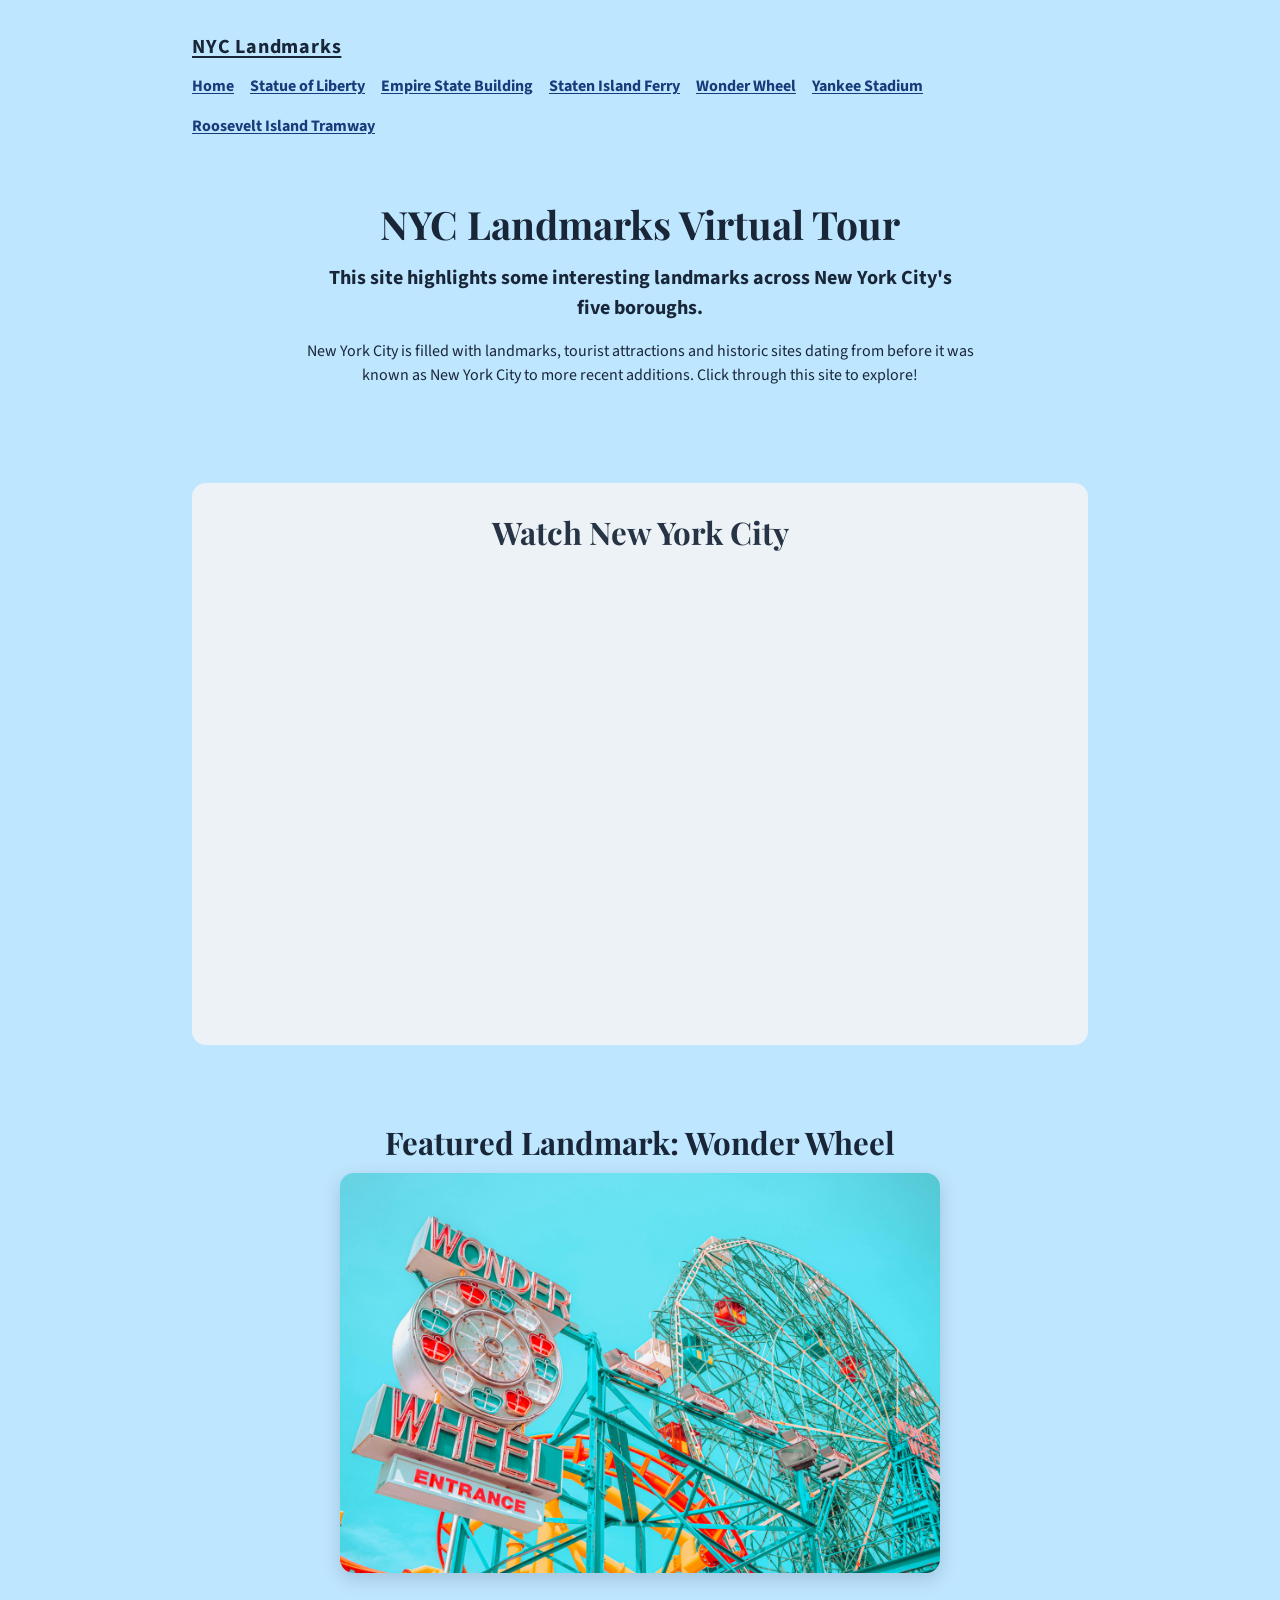
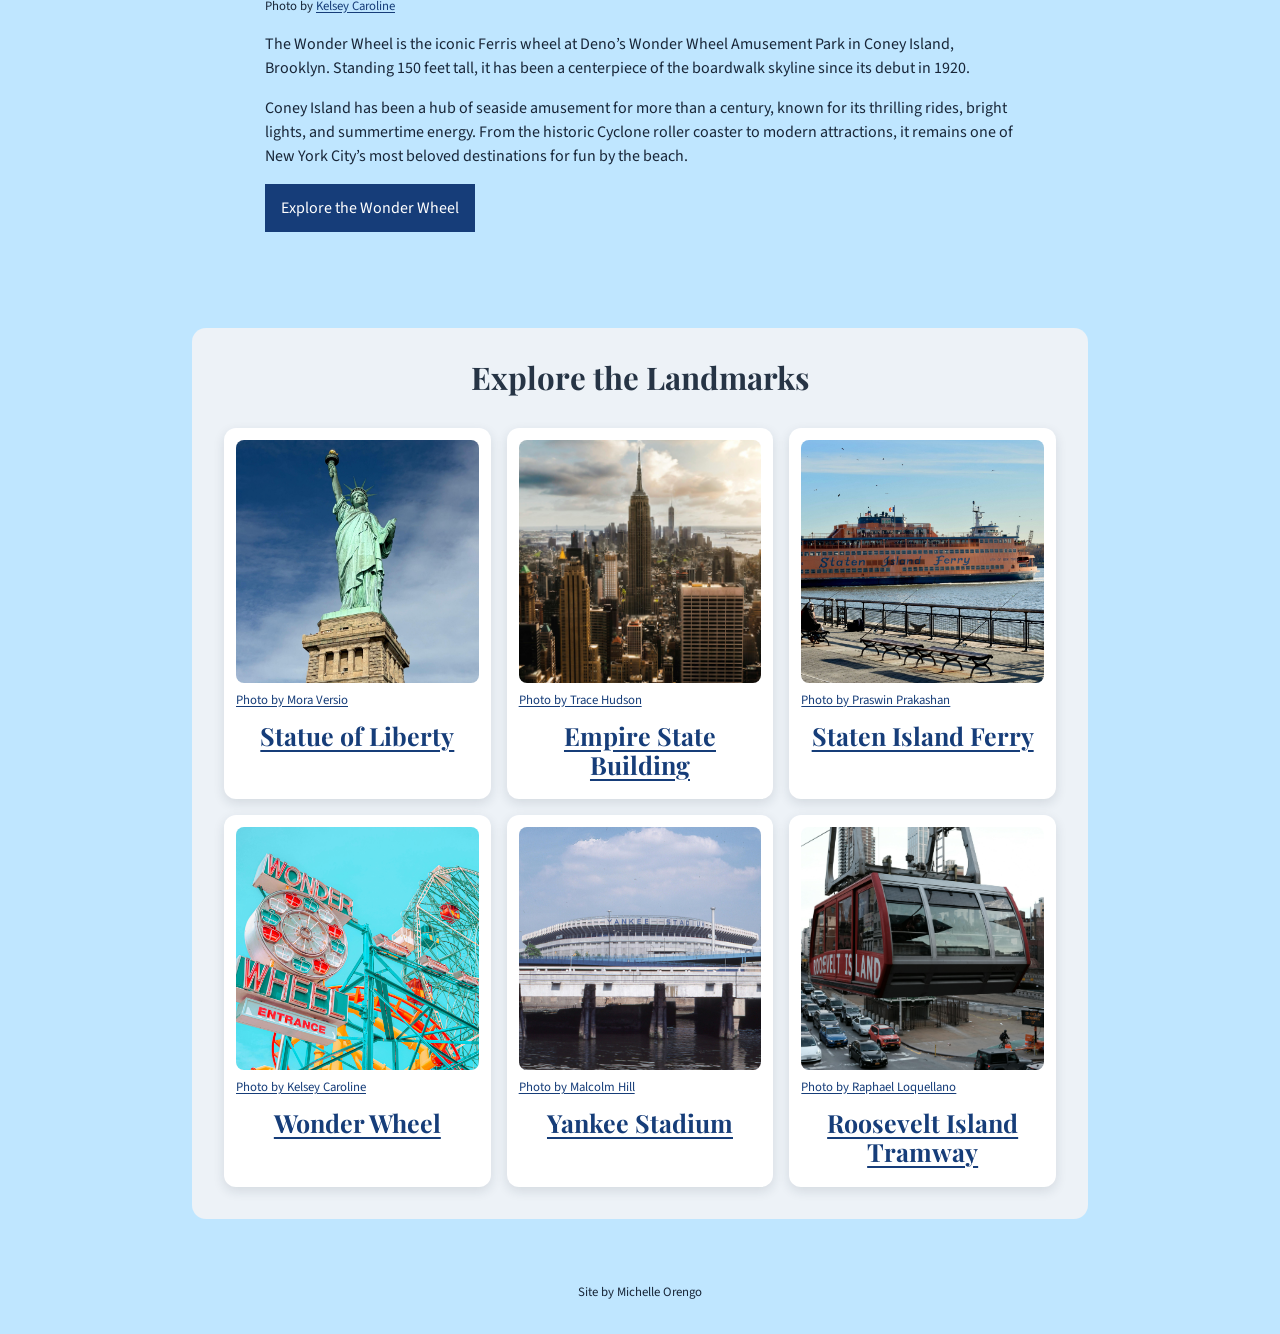
<file: index.html>
<!DOCTYPE html>
<html lang="en">
<head>
    <meta charset="UTF-8">
    <meta name="viewport" content="width=device-width, initial-scale=1.0">
    <meta name="description" content="Explore six famous New York City landmarks through this virtual tour.">
    <title>NYC Landmarks Virtual Tour</title>
    <link rel="stylesheet" href="tokens.css">
    <link rel="stylesheet" href="style.css">
</head>

<body>

    <header>
        <a class="site-title" href="index.html">NYC Landmarks</a>

        <nav class="site-nav" aria-label="Main navigation">
            <ul>
                <li><a href="index.html" aria-current="page">Home</a></li>
                <li><a href="landmark-liberty.html">Statue of Liberty</a></li>
                <li><a href="landmark-empire.html">Empire State Building</a></li>
                <li><a href="landmark-ferry.html">Staten Island Ferry</a></li>
                <li><a href="landmark-wonder.html">Wonder Wheel</a></li>
                <li><a href="landmark-yankee.html">Yankee Stadium</a></li>
                <li><a href="landmark-tram.html">Roosevelt Island Tramway</a></li>
            </ul>
        </nav>
    </header>

    <main>

        <!-- Introduction -->
        <section class="introduction">
            <h1>NYC Landmarks Virtual Tour</h1>

            <p class="intro">
                This site highlights some interesting landmarks across New York City's five boroughs.
            </p>

            <p>
                New York City is filled with landmarks, tourist attractions and historic sites dating from before it was known as New York City to more recent additions. Click through this site to explore!
            </p>
        </section>

        <!-- Introduction Video -->
        <section class="intro-video">
            <h2>Watch New York City</h2>

            <div class="videoWrapper">
                <iframe
                    src="https://www.youtube.com/embed/_xkg7pNSp9M"
                    title="New York City video"
                    allow="accelerometer; autoplay; clipboard-write; encrypted-media; gyroscope; picture-in-picture; web-share"
                    referrerpolicy="strict-origin-when-cross-origin"
                    allowfullscreen>
                </iframe>
            </div>
        </section>

        <!-- Featured Landmark -->
        <section class="featured-landmark" id="featured">
            <h2>Featured Landmark: Wonder Wheel</h2>

            <picture>
                <source
                    media="(max-width: 644px)"
                    srcset="images/square/wonderwheel_square.jpeg">

                <source
                    media="(min-width: 645px)"
                    srcset="images/pexels-kelsey-caroline-774981359-19122990.jpg">

                <img
                    src="images/pexels-kelsey-caroline-774981359-19122990.jpg"
                    alt="Wonder Wheel Ferris wheel at Coney Island">
            </picture>

            <p class="image-credit">
                Photo by
                <a href="https://www.pexels.com/photo/ferris-wheel-in-amusement-park-19122990/" target="_blank" rel="noopener">
                    Kelsey Caroline
                </a>
            </p>

            <p>
                The Wonder Wheel is the iconic Ferris wheel at Deno’s Wonder Wheel Amusement Park in Coney Island, Brooklyn. Standing 150 feet tall, it has been a centerpiece of the boardwalk skyline since its debut in 1920.
            </p>

            <p>
                Coney Island has been a hub of seaside amusement for more than a century, known for its thrilling rides, bright lights, and summertime energy. From the historic Cyclone roller coaster to modern attractions, it remains one of New York City’s most beloved destinations for fun by the beach.
            </p>

            <p>
                <a class="button" href="landmark-wonder.html">
                    Explore the Wonder Wheel
                </a>
            </p>
        </section>

        <!-- Landmark Cards -->
        <section class="landmarks" id="landmarks">
            <h2>Explore the Landmarks</h2>

            <div class="landmarks-grid">

                <article class="landmark">
                    <figure>
                        <a href="landmark-liberty.html">
                            <img
                                src="images/square/statofliberty_square.jpeg"
                                alt="Statue of Liberty from below looking up at it"
                                loading="lazy">
                        </a>
                        <figcaption>
                            <a href="https://www.pexels.com/photo/statue-of-liberty-in-new-york-city-usa-34091093/" target="_blank" rel="noopener">
                                Photo by Mora Versio
                            </a>
                        </figcaption>
                    </figure>
                    <h3><a href="landmark-liberty.html">Statue of Liberty</a></h3>
                </article>

                <article class="landmark">
                    <figure>
                        <a href="landmark-empire.html">
                            <img
                                src="images/square/empirestate_square.jpeg"
                                alt="Empire State Building with lower Manhattan in the background"
                                loading="lazy">
                        </a>
                        <figcaption>
                            <a href="https://www.pexels.com/photo/empire-state-building-2424391/" target="_blank" rel="noopener">
                                Photo by Trace Hudson
                            </a>
                        </figcaption>
                    </figure>
                    <h3><a href="landmark-empire.html">Empire State Building</a></h3>
                </article>

                <article class="landmark">
                    <figure>
                        <a href="landmark-ferry.html">
                            <img
                                src="images/square/siferry_square.jpeg"
                                alt="Staten Island Ferry pulling into the dock"
                                loading="lazy">
                        </a>
                        <figcaption>
                            <a href="https://unsplash.com/photos/a-large-ferry-boat-in-a-body-of-water-YOCN1a1m_dg" target="_blank" rel="noopener">
                                Photo by Praswin Prakashan
                            </a>
                        </figcaption>
                    </figure>
                    <h3><a href="landmark-ferry.html">Staten Island Ferry</a></h3>
                </article>

                <article class="landmark">
                    <figure>
                        <a href="landmark-wonder.html">
                            <img
                                src="images/square/wonderwheel_square.jpeg"
                                alt="Wonder Wheel Ferris wheel at Coney Island"
                                loading="lazy">
                        </a>
                        <figcaption>
                            <a href="https://www.pexels.com/photo/ferris-wheel-in-amusement-park-19122990/" target="_blank" rel="noopener">
                                Photo by Kelsey Caroline
                            </a>
                        </figcaption>
                    </figure>
                    <h3><a href="landmark-wonder.html">Wonder Wheel</a></h3>
                </article>

                <article class="landmark">
                    <figure>
                        <a href="landmark-yankee.html">
                            <img
                                src="images/square/yankeestadium_square.jpeg"
                                alt="Yankee Stadium seen from the water with stadium title visible"
                                loading="lazy">
                        </a>
                        <figcaption>
                            <a href="https://www.pexels.com/photo/yankee-stadium-under-the-blue-sky-12360516/" target="_blank" rel="noopener">
                                Photo by Malcolm Hill
                            </a>
                        </figcaption>
                    </figure>
                    <h3><a href="landmark-yankee.html">Yankee Stadium</a></h3>
                </article>

                <article class="landmark">
                    <figure>
                        <a href="landmark-tram.html">
                            <img
                                src="images/square/roosevelt_square.jpeg"
                                alt="Roosevelt Island Tramway leaving Manhattan"
                                loading="lazy">
                        </a>
                        <figcaption>
                            <a href="https://www.pexels.com/photo/cable-car-above-city-street-12404963/" target="_blank" rel="noopener">
                                Photo by Raphael Loquellano
                            </a>
                        </figcaption>
                    </figure>
                    <h3><a href="landmark-tram.html">Roosevelt Island Tramway</a></h3>
                </article>

            </div>
        </section>

    </main>

    <footer>
        <p>Site by Michelle Orengo</p>
    </footer>

</body>
</html>
</file>
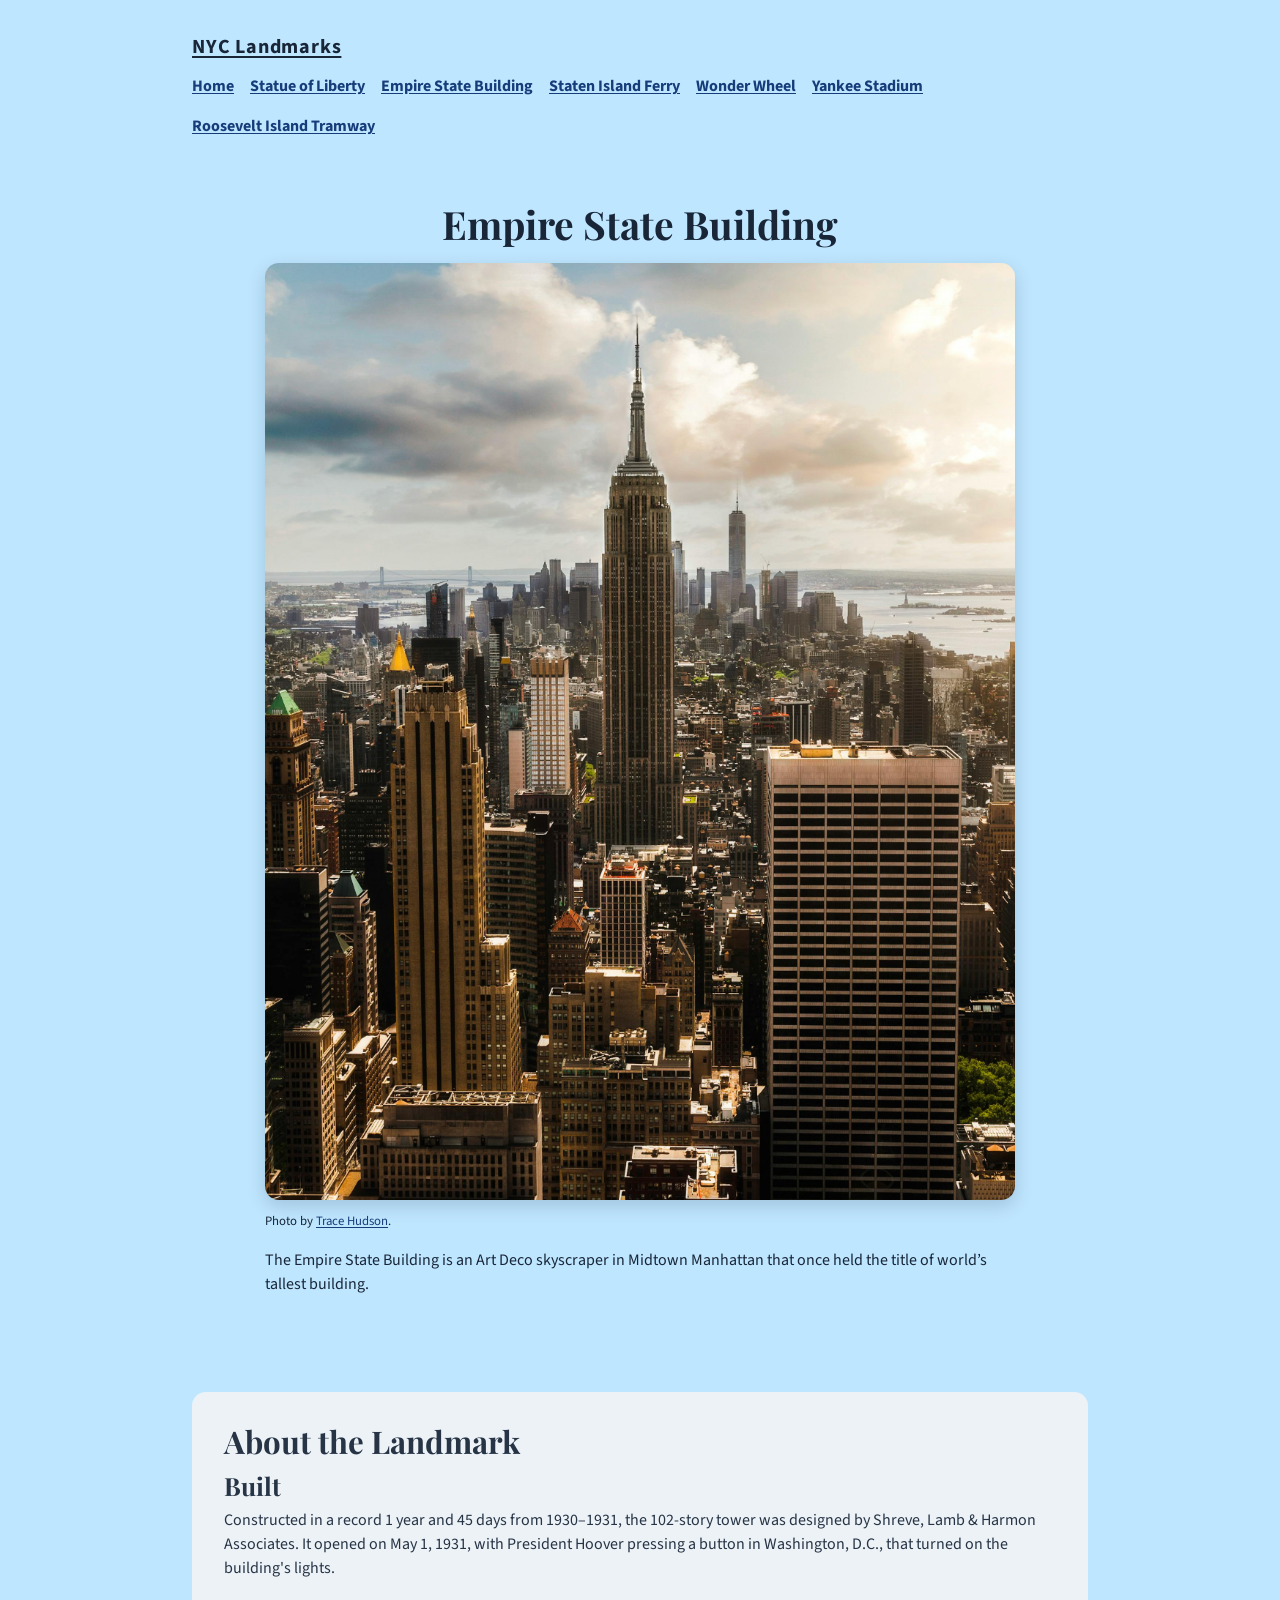
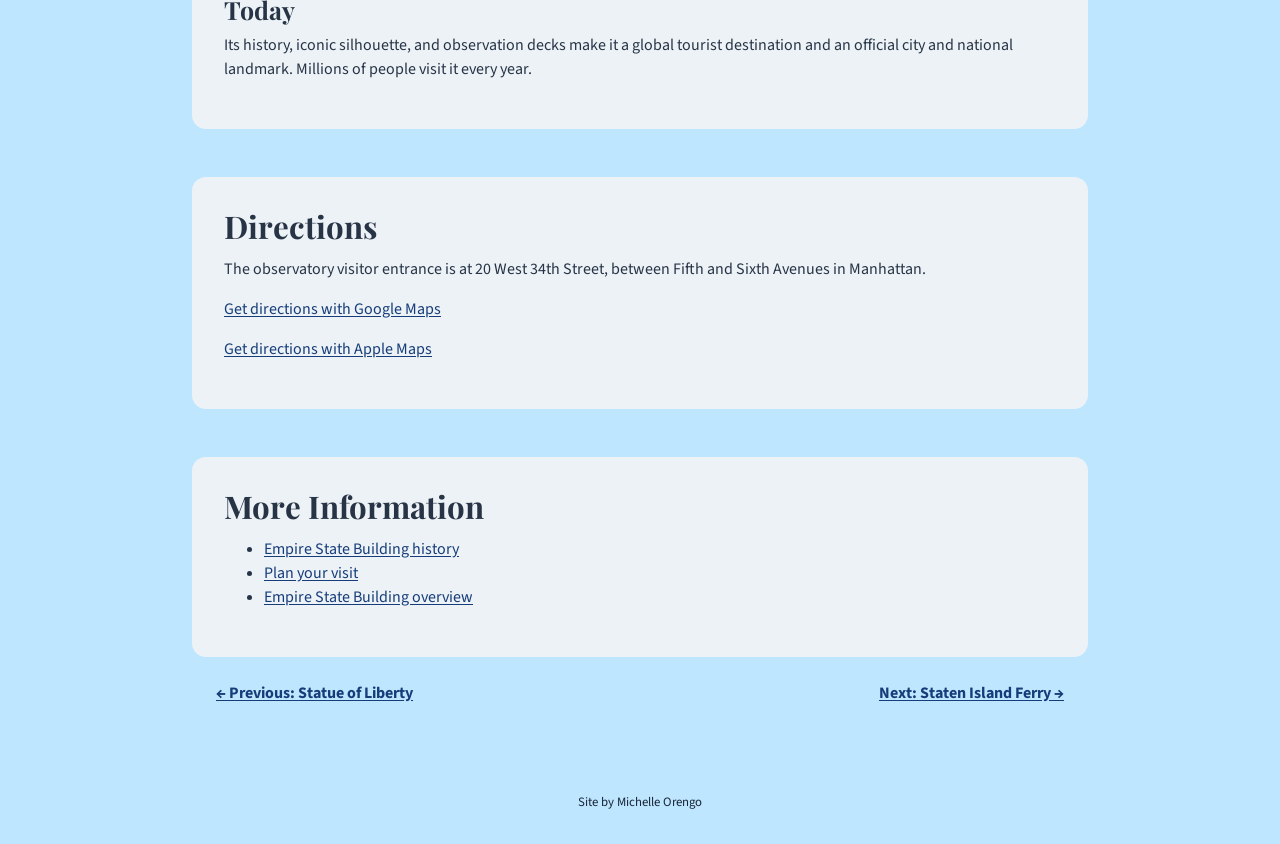
<file: landmark-empire.html>
<!DOCTYPE html>
<html lang="en">
<head>
  <meta charset="UTF-8">
  <meta name="viewport" content="width=device-width, initial-scale=1.0">
  <meta name="description" content="Explore the history and visitor information for the Empire State Building in New York City.">
  <title>Empire State Building | NYC Landmarks</title>
  <link rel="stylesheet" href="tokens.css">
  <link rel="stylesheet" href="style.css">
</head>
<body>
  <header>
    <a class="site-title" href="index.html">NYC Landmarks</a>
    <nav class="site-nav" aria-label="Main navigation">
      <ul>
        <li><a href="index.html">Home</a></li>
        <li><a href="landmark-liberty.html">Statue of Liberty</a></li>
        <li><a href="landmark-empire.html" aria-current="page">Empire State Building</a></li>
        <li><a href="landmark-ferry.html">Staten Island Ferry</a></li>
        <li><a href="landmark-wonder.html">Wonder Wheel</a></li>
        <li><a href="landmark-yankee.html">Yankee Stadium</a></li>
        <li><a href="landmark-tram.html">Roosevelt Island Tramway</a></li>
      </ul>
    </nav>
  </header>

  <main class="landmark-page">
    <section class="landmark-hero">
      <h1>Empire State Building</h1>
      <img src="images/pexels-tracehudson-2424391.jpg"
           alt="Empire State Building rising above the surrounding New York City buildings">
      <p class="image-credit">
        Photo by <a href="https://www.pexels.com/photo/empire-state-building-2424391/" target="_blank" rel="noopener">Trace Hudson</a>.
      </p>
      <p>The Empire State Building is an Art Deco skyscraper in Midtown Manhattan that once held the title of world’s tallest building.</p>
    </section>

    <section class="landmark-details">
      <h2>About the Landmark</h2>
      <h3>Built</h3>
      <p>Constructed in a record 1 year and 45 days from 1930–1931, the 102-story tower was designed by Shreve, Lamb & Harmon Associates. It opened on May 1, 1931, with President Hoover pressing a button in Washington, D.C., that turned on the building's lights.</p>

      <h3>Today</h3>
      <p>Its history, iconic silhouette, and observation decks make it a global tourist destination and an official city and national landmark. Millions of people visit it every year.</p>
    </section>

    <section class="directions">
      <h2>Directions</h2>
      <p>The observatory visitor entrance is at 20 West 34th Street, between Fifth and Sixth Avenues in Manhattan.</p>
      <p><a href="https://www.google.com/maps/dir/?api=1&destination=Empire%20State%20Building%20Observatory%2C%2020%20West%2034th%20Street%2C%20New%20York%2C%20NY%2010001" target="_blank" rel="noopener">Get directions with Google Maps</a></p>
      <p><a href="https://maps.apple.com/directions?destination=Empire%20State%20Building%20Observatory%2C%2020%20West%2034th%20Street%2C%20New%20York%2C%20NY%2010001" target="_blank" rel="noopener">Get directions with Apple Maps</a></p>
    </section>

    <section class="more-info">
      <h2>More Information</h2>
      <ul>
        <li><a href="https://www.esbnyc.com/about/history" target="_blank" rel="noopener">Empire State Building history</a></li>
        <li><a href="https://www.esbnyc.com/visit" target="_blank" rel="noopener">Plan your visit</a></li>
        <li><a href="https://en.wikipedia.org/wiki/Empire_State_Building" target="_blank" rel="noopener">Empire State Building overview</a></li>
      </ul>
    </section>

    <nav class="page-navigation" aria-label="Landmark page navigation">
      <a href="landmark-liberty.html">← Previous: Statue of Liberty</a>
      <a href="landmark-ferry.html">Next: Staten Island Ferry →</a>
    </nav>
  </main>

  <footer>
    <p>Site by Michelle Orengo</p>
  </footer>
</body>
</html>
</file>
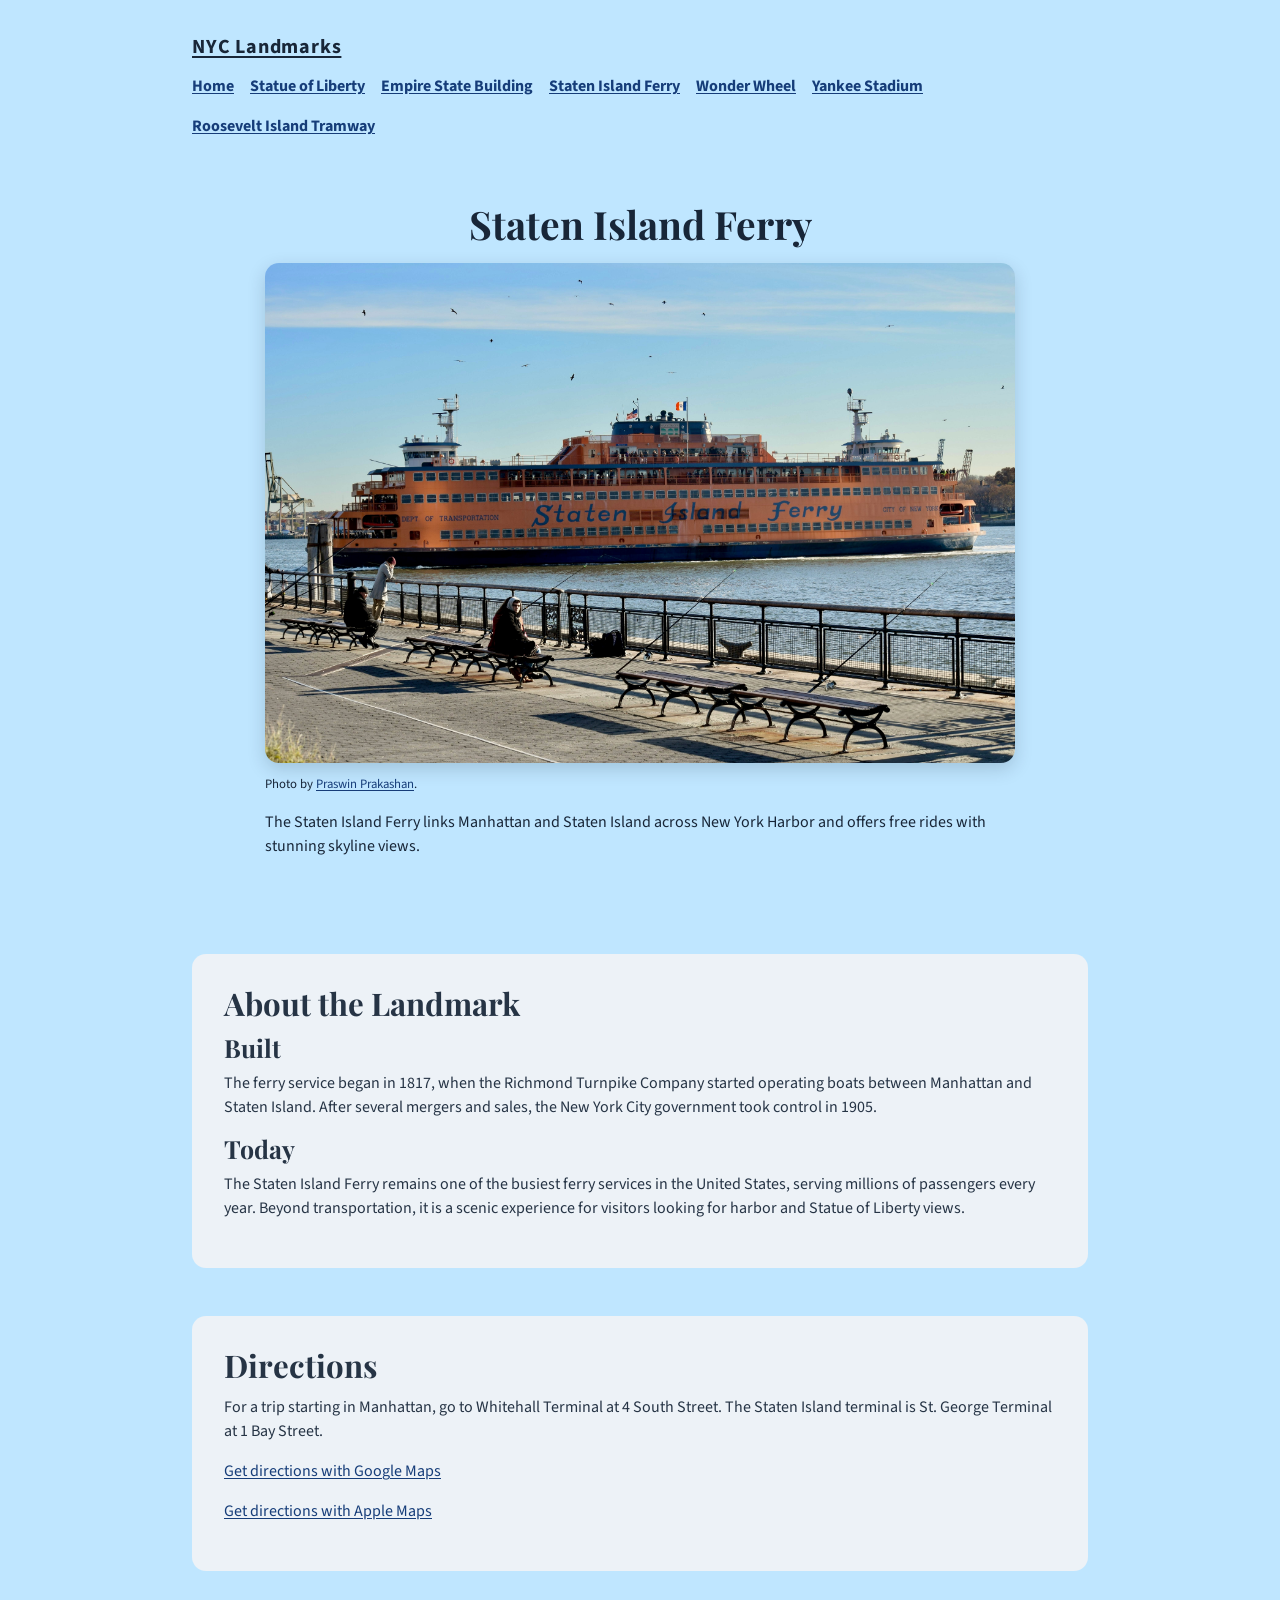
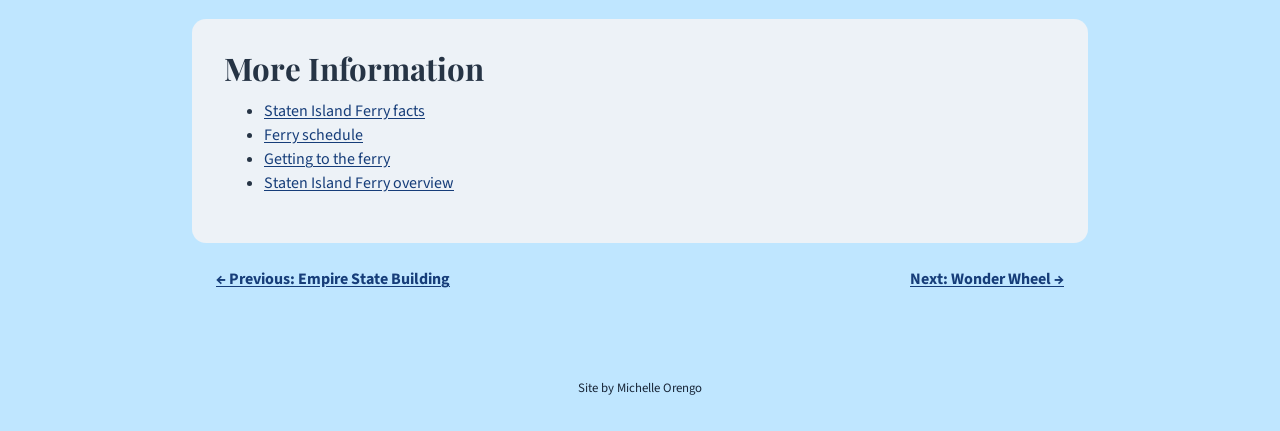
<file: landmark-ferry.html>
<!DOCTYPE html>
<html lang="en">
<head>
  <meta charset="UTF-8">
  <meta name="viewport" content="width=device-width, initial-scale=1.0">
  <meta name="description" content="Discover the history and views of the Staten Island Ferry in New York City.">
  <title>Staten Island Ferry | NYC Landmarks</title>
  <link rel="stylesheet" href="tokens.css">
  <link rel="stylesheet" href="style.css">
</head>
<body>
  <header>
    <a class="site-title" href="index.html">NYC Landmarks</a>
    <nav class="site-nav" aria-label="Main navigation">
      <ul>
        <li><a href="index.html">Home</a></li>
        <li><a href="landmark-liberty.html">Statue of Liberty</a></li>
        <li><a href="landmark-empire.html">Empire State Building</a></li>
        <li><a href="landmark-ferry.html" aria-current="page">Staten Island Ferry</a></li>
        <li><a href="landmark-wonder.html">Wonder Wheel</a></li>
        <li><a href="landmark-yankee.html">Yankee Stadium</a></li>
        <li><a href="landmark-tram.html">Roosevelt Island Tramway</a></li>
      </ul>
    </nav>
  </header>

  <main class="landmark-page">
    <section class="landmark-hero">
      <h1>Staten Island Ferry</h1>
      <img src="images/praswin-prakashan-YOCN1a1m_dg-unsplash.jpg"
           alt="Staten Island Ferry traveling across New York Harbor">
      <p class="image-credit">
        Photo by <a href="https://unsplash.com/photos/a-large-ferry-boat-in-a-body-of-water-YOCN1a1m_dg" target="_blank" rel="noopener">Praswin Prakashan</a>.
      </p>
      <p>The Staten Island Ferry links Manhattan and Staten Island across New York Harbor and offers free rides with stunning skyline views.</p>
    </section>

    <section class="landmark-details">
      <h2>About the Landmark</h2>
      <h3>Built</h3>
      <p>The ferry service began in 1817, when the Richmond Turnpike Company started operating boats between Manhattan and Staten Island. After several mergers and sales, the New York City government took control in 1905.</p>

      <h3>Today</h3>
      <p>The Staten Island Ferry remains one of the busiest ferry services in the United States, serving millions of passengers every year. Beyond transportation, it is a scenic experience for visitors looking for harbor and Statue of Liberty views.</p>
    </section>

    <section class="directions">
      <h2>Directions</h2>
      <p>For a trip starting in Manhattan, go to Whitehall Terminal at 4 South Street. The Staten Island terminal is St. George Terminal at 1 Bay Street.</p>
      <p><a href="https://www.google.com/maps/dir/?api=1&destination=Staten%20Island%20Ferry%20Whitehall%20Terminal%2C%204%20South%20Street%2C%20New%20York%2C%20NY" target="_blank" rel="noopener">Get directions with Google Maps</a></p>
      <p><a href="https://maps.apple.com/directions?destination=Staten%20Island%20Ferry%20Whitehall%20Terminal%2C%204%20South%20Street%2C%20New%20York%2C%20NY" target="_blank" rel="noopener">Get directions with Apple Maps</a></p>
    </section>

    <section class="more-info">
      <h2>More Information</h2>
      <ul>
        <li><a href="https://www.nyc.gov/html/dot/html/ferrybus/ferry-facts.shtml" target="_blank" rel="noopener">Staten Island Ferry facts</a></li>
        <li><a href="https://www.nyc.gov/html/dot/html/ferrybus/siferryschedule.shtml" target="_blank" rel="noopener">Ferry schedule</a></li>
        <li><a href="https://siferry.com/getting-there/" target="_blank" rel="noopener">Getting to the ferry</a></li>
        <li><a href="https://en.wikipedia.org/wiki/Staten_Island_Ferry" target="_blank" rel="noopener">Staten Island Ferry overview</a></li>
      </ul>
    </section>

    <nav class="page-navigation" aria-label="Landmark page navigation">
      <a href="landmark-empire.html">← Previous: Empire State Building</a>
      <a href="landmark-wonder.html">Next: Wonder Wheel →</a>
    </nav>
  </main>

  <footer>
    <p>Site by Michelle Orengo</p>
  </footer>
</body>
</html>
</file>
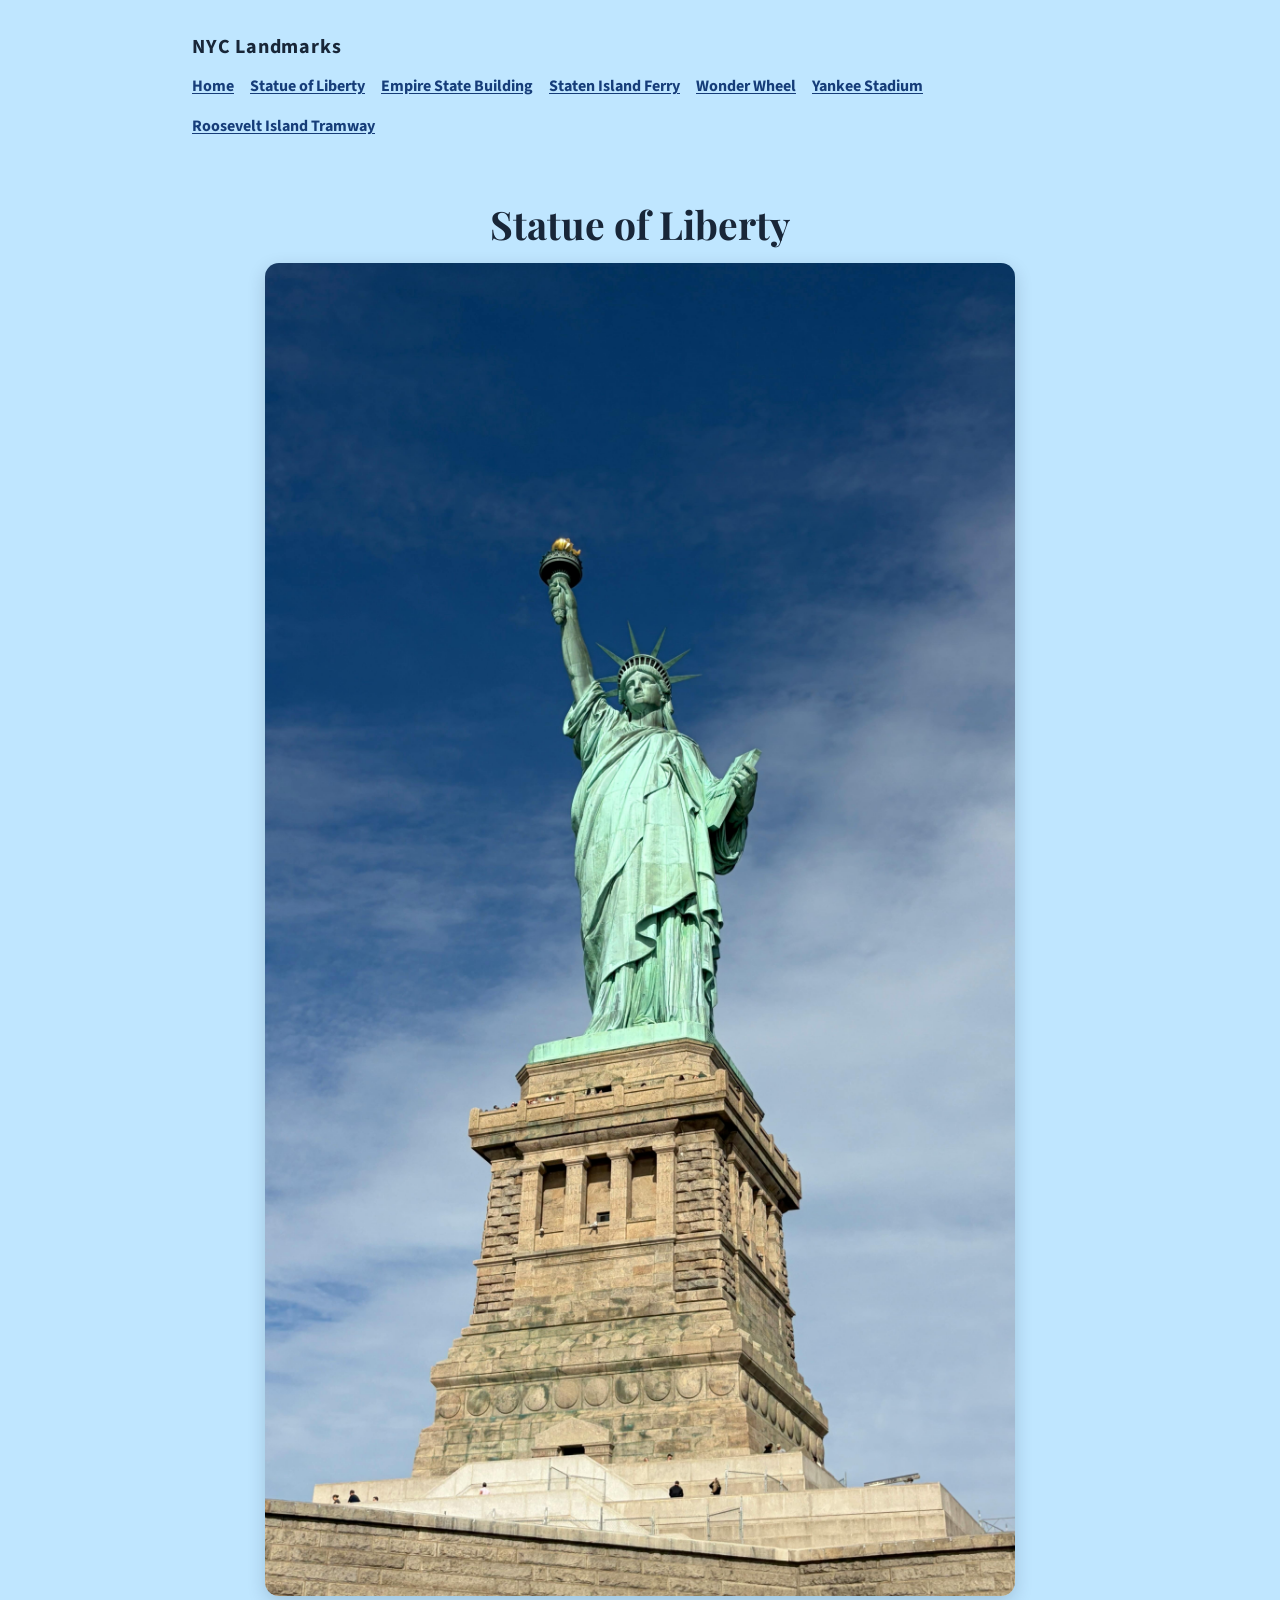
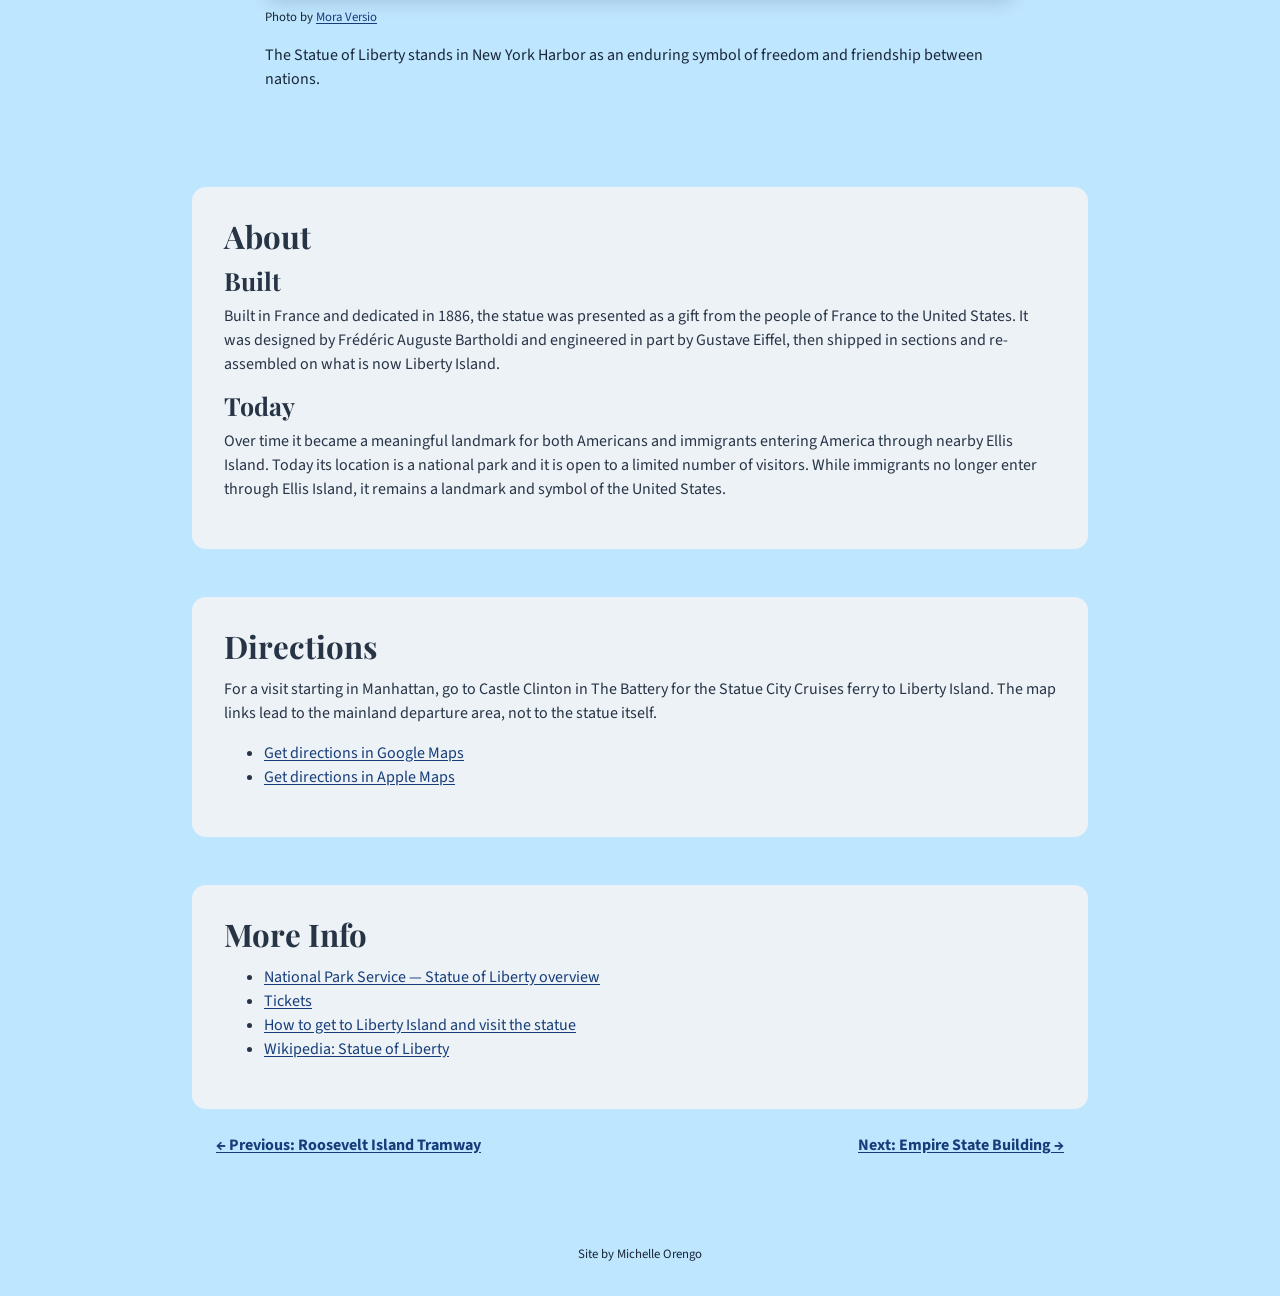
<file: landmark-liberty.html>
<!DOCTYPE html>
<html lang="en">
<head>
    <meta charset="UTF-8">
    <meta name="viewport" content="width=device-width, initial-scale=1.0">
    <title>Statue of Liberty | NYC Landmarks</title>
    <link rel="stylesheet" href="tokens.css">
    <link rel="stylesheet" href="style.css">
</head>
<body>
    <header>
        <div class="site-title">NYC Landmarks</div>
        <nav class="site-nav" aria-label="Main navigation">
            <ul>
                <li><a href="index.html">Home</a></li>
                <li><a href="landmark-liberty.html" aria-current="page">Statue of Liberty</a></li>
                <li><a href="landmark-empire.html">Empire State Building</a></li>
                <li><a href="landmark-ferry.html">Staten Island Ferry</a></li>
                <li><a href="landmark-wonder.html">Wonder Wheel</a></li>
                <li><a href="landmark-yankee.html">Yankee Stadium</a></li>
                <li><a href="landmark-tram.html">Roosevelt Island Tramway</a></li>
            </ul>
        </nav>
    </header>

    <main class="landmark-page">
        <section class="landmark-hero">
            <h1>Statue of Liberty</h1>
            <img src="images/pexels-mora-versio-2150673251-34091093.jpg"
                 alt="Statue of Liberty from below looking up at it">
            <p class="image-credit">
                Photo by <a href="https://www.pexels.com/photo/statue-of-liberty-in-new-york-city-usa-34091093/">Mora Versio</a>
            </p>
            <p>The Statue of Liberty stands in New York Harbor as an enduring symbol of freedom and friendship between nations.</p>
        </section>

        <section class="landmark-details" id="about">
            <h2>About</h2>
            <article>
                <h3>Built</h3>
                <p>Built in France and dedicated in 1886, the statue was presented as a gift from the people of France to the United States. It was designed by Frédéric Auguste Bartholdi and engineered in part by Gustave Eiffel, then shipped in sections and re-assembled on what is now Liberty Island.</p>
            </article>
            <article>
                <h3>Today</h3>
                <p>Over time it became a meaningful landmark for both Americans and immigrants entering America through nearby Ellis Island. Today its location is a national park and it is open to a limited number of visitors. While immigrants no longer enter through Ellis Island, it remains a landmark and symbol of the United States.</p>
            </article>
        </section>

        <section class="directions" id="directions">
            <h2>Directions</h2>
            <p>For a visit starting in Manhattan, go to Castle Clinton in The Battery for the Statue City Cruises ferry to Liberty Island. The map links lead to the mainland departure area, not to the statue itself.</p>
            <ul>
                <li><a href="https://www.google.com/maps/dir/?api=1&destination=Castle%20Clinton%20National%20Monument%2C%20The%20Battery%2C%20New%20York%2C%20NY">Get directions in Google Maps</a></li>
                <li><a href="https://maps.apple.com/directions?destination=Castle%20Clinton%20National%20Monument%2C%20The%20Battery%2C%20New%20York%2C%20NY">Get directions in Apple Maps</a></li>
            </ul>
        </section>

        <section class="more-info">
            <h2>More Info</h2>
            <ul>
                <li><a href="https://www.nps.gov/stli/">National Park Service — Statue of Liberty overview</a></li>
                <li><a href="https://www.cityexperiences.com/new-york/city-cruises/statue/">Tickets</a></li>
                <li><a href="https://www.nps.gov/stli/planyourvisit/directions.htm">How to get to Liberty Island and visit the statue</a></li>
                <li><a href="https://en.wikipedia.org/wiki/Statue_of_Liberty">Wikipedia: Statue of Liberty</a></li>
            </ul>
        </section>

        <nav class="page-navigation" aria-label="Previous and next landmark">
            <a href="landmark-tram.html">← Previous: Roosevelt Island Tramway</a>
            <a href="landmark-empire.html">Next: Empire State Building →</a>
        </nav>
    </main>

    <footer>
        <p>Site by Michelle Orengo</p>
    </footer>
</body>
</html>
</file>
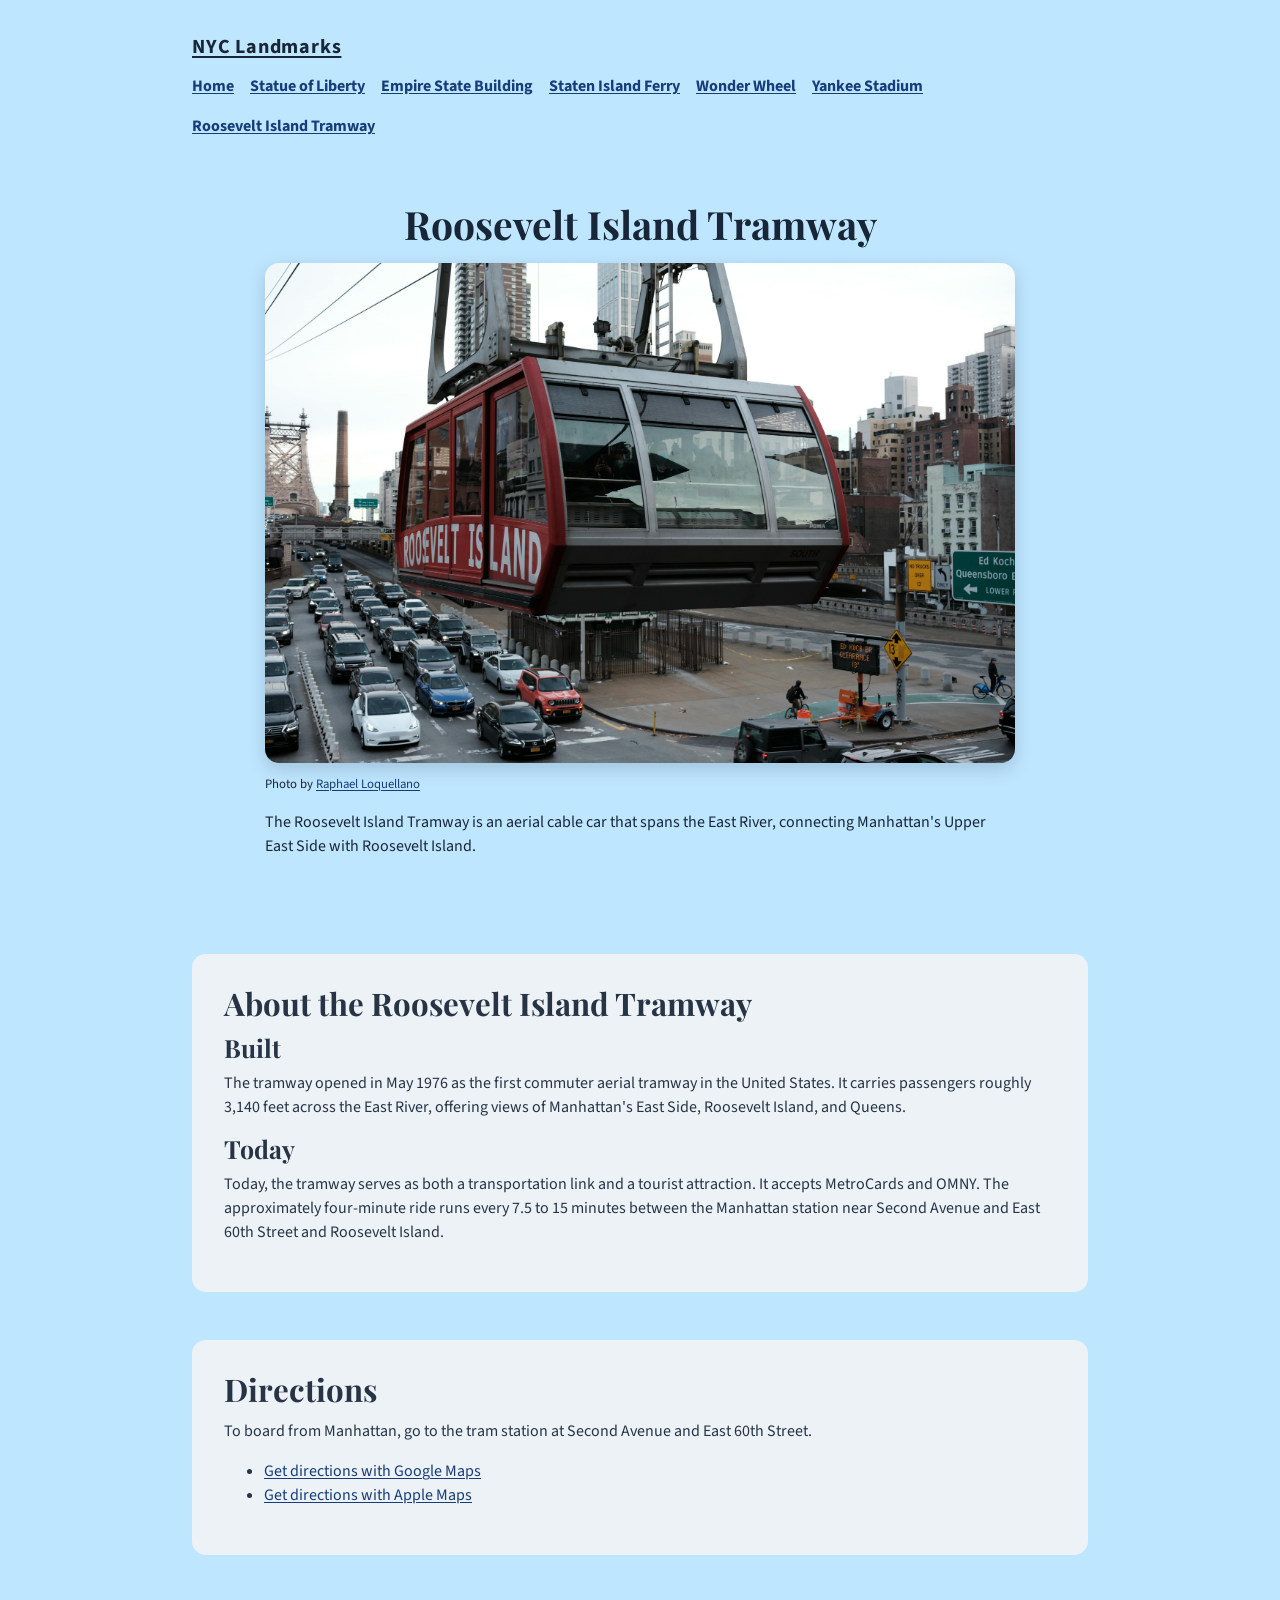
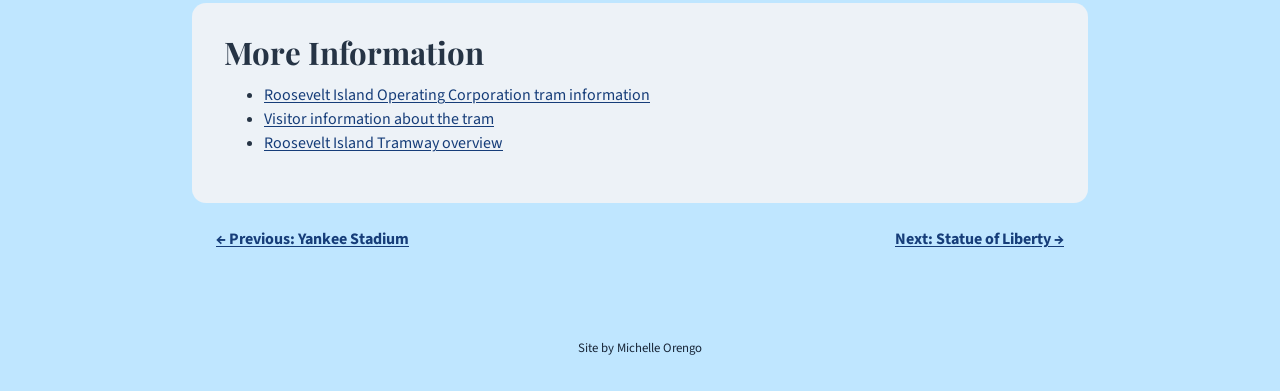
<file: landmark-tram.html>
<!DOCTYPE html>
<html lang="en">
<head>
    <meta charset="UTF-8">
    <meta name="viewport" content="width=device-width, initial-scale=1.0">
    <meta name="description" content="Discover the history and visitor information for the Roosevelt Island Tramway in New York City.">
    <title>Roosevelt Island Tramway | NYC Landmarks</title>
    <link rel="stylesheet" href="tokens.css">
    <link rel="stylesheet" href="style.css">
</head>

<body>

    <header>
        <a class="site-title" href="index.html">NYC Landmarks</a>

        <nav class="site-nav" aria-label="Main navigation">
            <ul>
                <li><a href="index.html">Home</a></li>
                <li><a href="landmark-liberty.html">Statue of Liberty</a></li>
                <li><a href="landmark-empire.html">Empire State Building</a></li>
                <li><a href="landmark-ferry.html">Staten Island Ferry</a></li>
                <li><a href="landmark-wonder.html">Wonder Wheel</a></li>
                <li><a href="landmark-yankee.html">Yankee Stadium</a></li>
                <li><a href="landmark-tram.html" aria-current="page">Roosevelt Island Tramway</a></li>
            </ul>
        </nav>
    </header>

    <main class="landmark-page">

        <section class="landmark-hero">
            <h1>Roosevelt Island Tramway</h1>

            <img
                src="images/pexels-loquellano-12404963.jpg"
                alt="Roosevelt Island Tramway cable car traveling above the city">

            <p class="image-credit">
                Photo by
                <a href="https://www.pexels.com/photo/cable-car-above-city-street-12404963/" target="_blank" rel="noopener">
                    Raphael Loquellano
                </a>
            </p>

            <p>
                The Roosevelt Island Tramway is an aerial cable car that spans the East River, connecting Manhattan's Upper East Side with Roosevelt Island.
            </p>
        </section>

        <section class="landmark-details">
            <h2>About the Roosevelt Island Tramway</h2>

            <article>
                <h3>Built</h3>
                <p>
                    The tramway opened in May 1976 as the first commuter aerial tramway in the United States. It carries passengers roughly 3,140 feet across the East River, offering views of Manhattan's East Side, Roosevelt Island, and Queens.
                </p>
            </article>

            <article>
                <h3>Today</h3>
                <p>
                    Today, the tramway serves as both a transportation link and a tourist attraction. It accepts MetroCards and OMNY. The approximately four-minute ride runs every 7.5 to 15 minutes between the Manhattan station near Second Avenue and East 60th Street and Roosevelt Island.
                </p>
            </article>
        </section>

        <section class="directions">
            <h2>Directions</h2>
            <p>
                To board from Manhattan, go to the tram station at Second Avenue and East 60th Street.
            </p>
            <ul>
                <li>
                    <a href="https://www.google.com/maps/dir/?api=1&destination=Roosevelt%20Island%20Tramway%20Manhattan%20Station%2C%20East%2060th%20Street%20and%20Second%20Avenue%2C%20New%20York%2C%20NY" target="_blank" rel="noopener">
                        Get directions with Google Maps
                    </a>
                </li>
                <li>
                    <a href="https://maps.apple.com/directions?destination=Roosevelt%20Island%20Tramway%20Manhattan%20Station%2C%20East%2060th%20Street%20and%20Second%20Avenue%2C%20New%20York%2C%20NY" target="_blank" rel="noopener">
                        Get directions with Apple Maps
                    </a>
                </li>
            </ul>
        </section>

        <section class="more-info">
            <h2>More Information</h2>
            <ul>
                <li>
                    <a href="https://rioc.ny.gov/302/Tram" target="_blank" rel="noopener">
                        Roosevelt Island Operating Corporation tram information
                    </a>
                </li>
                <li>
                    <a href="https://www.newyork.co.uk/roosevelt-tram-new-york/" target="_blank" rel="noopener">
                        Visitor information about the tram
                    </a>
                </li>
                <li>
                    <a href="https://en.wikipedia.org/wiki/Roosevelt_Island_Tramway" target="_blank" rel="noopener">
                        Roosevelt Island Tramway overview
                    </a>
                </li>
            </ul>
        </section>

        <nav class="page-navigation" aria-label="Landmark page navigation">
            <a href="landmark-yankee.html">← Previous: Yankee Stadium</a>
            <a href="landmark-liberty.html">Next: Statue of Liberty →</a>
        </nav>

    </main>

    <footer>
        <p>Site by Michelle Orengo</p>
    </footer>

</body>
</html>
</file>
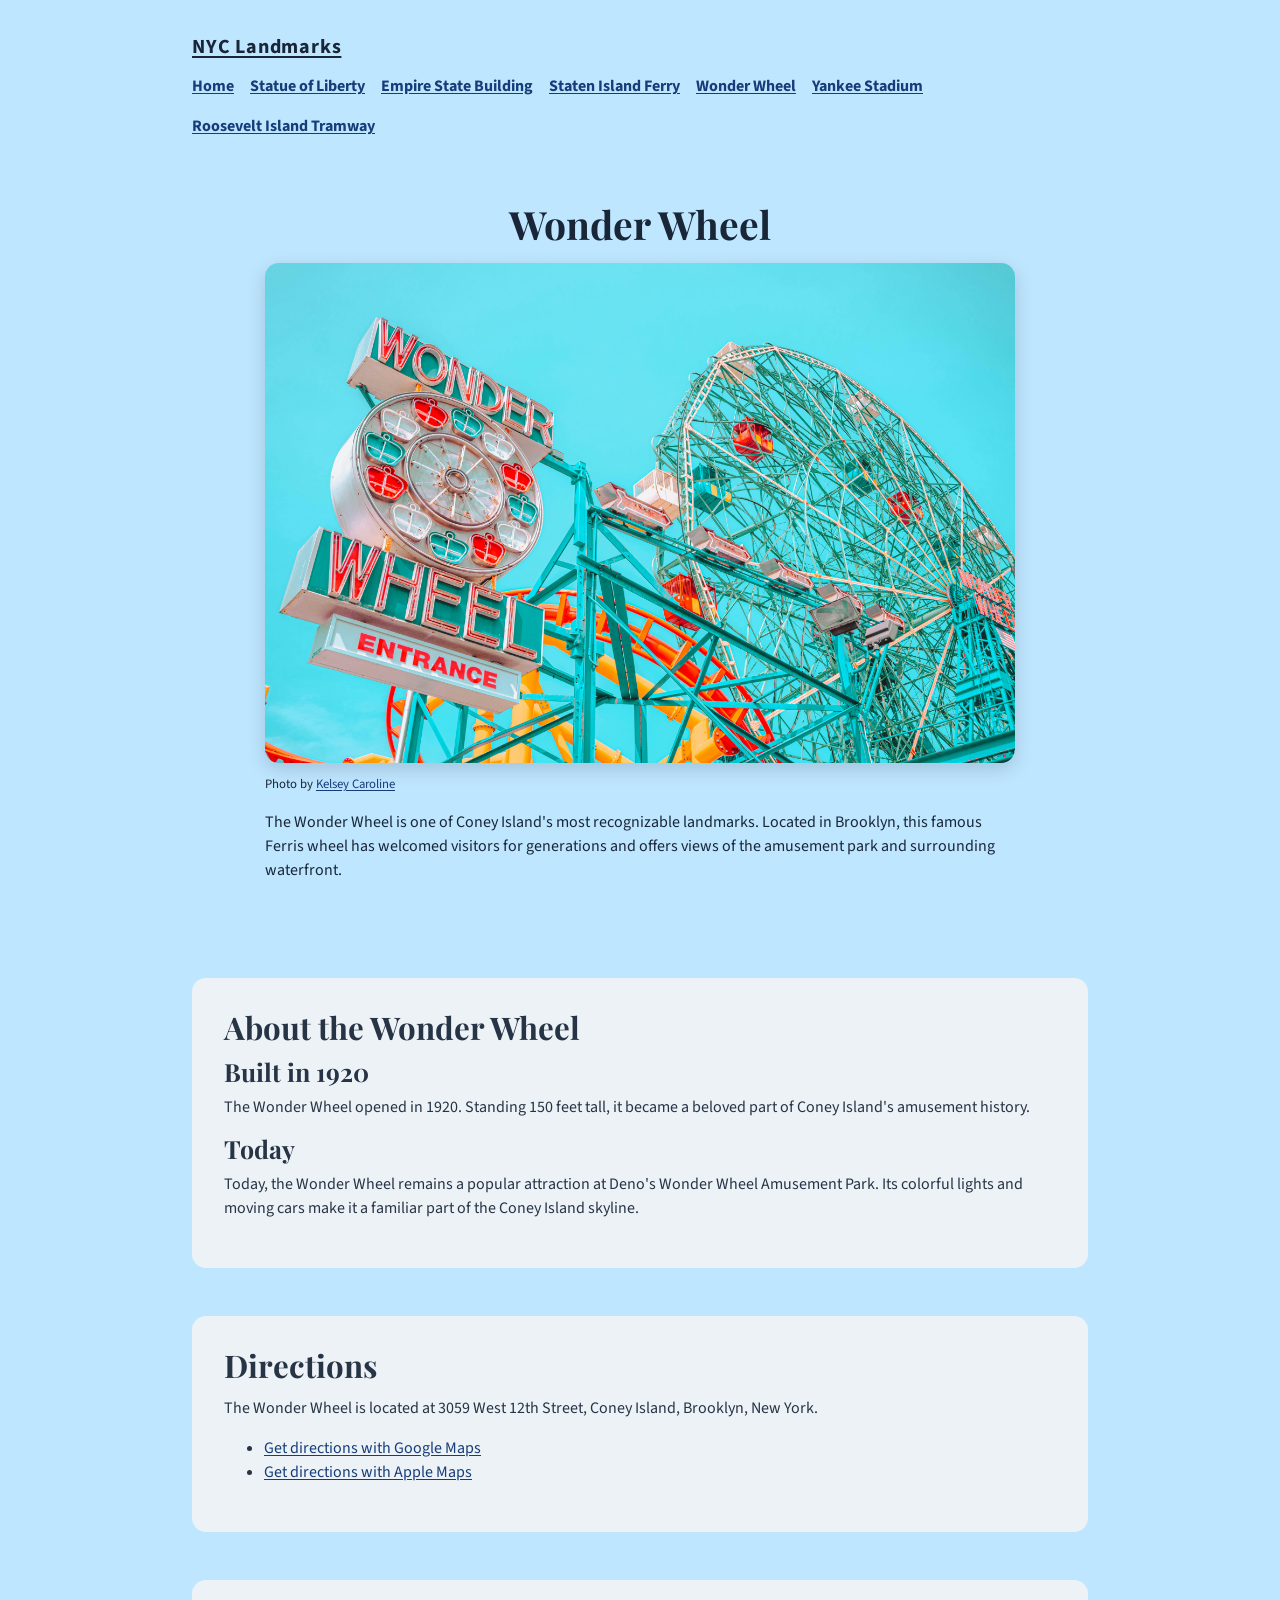
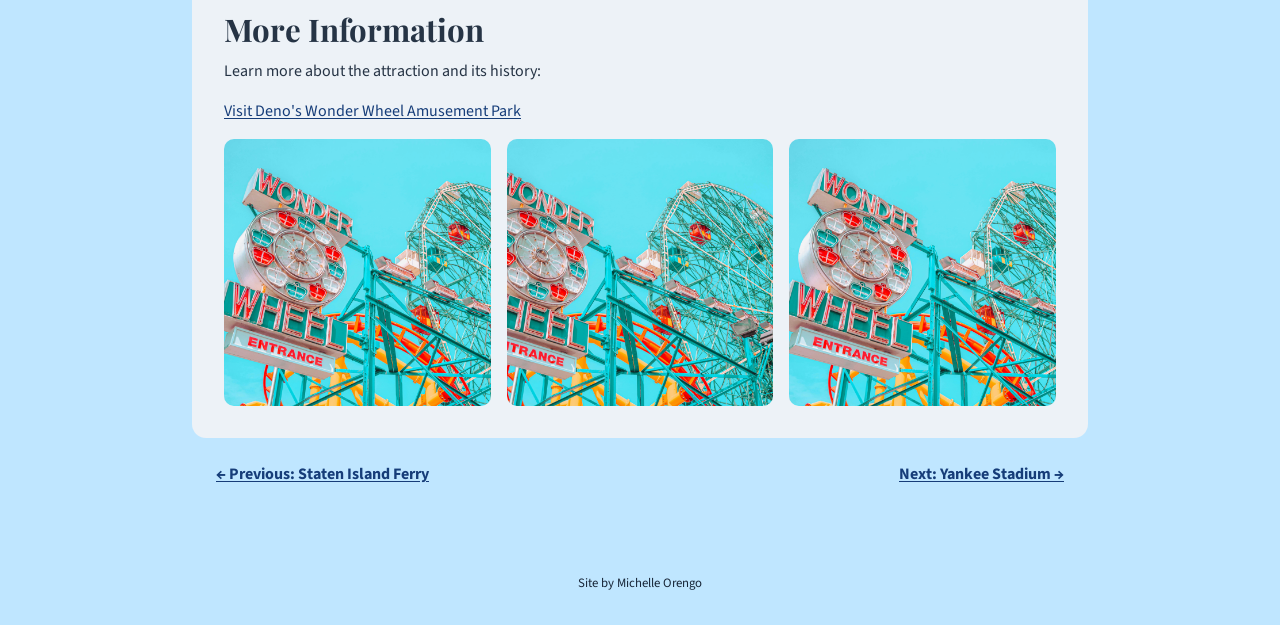
<file: landmark-wonder.html>
<!DOCTYPE html>
<html lang="en">
<head>
    <meta charset="UTF-8">
    <meta name="viewport" content="width=device-width, initial-scale=1.0">
    <meta name="description" content="Explore the history, attractions, and visitor information for the Wonder Wheel at Coney Island.">
    <title>Wonder Wheel | NYC Landmarks</title>
    <link rel="stylesheet" href="tokens.css">
    <link rel="stylesheet" href="style.css">
</head>

<body>

    <header>
        <a class="site-title" href="index.html">NYC Landmarks</a>

        <nav class="site-nav" aria-label="Main navigation">
            <ul>
                <li><a href="index.html">Home</a></li>
                <li><a href="landmark-liberty.html">Statue of Liberty</a></li>
                <li><a href="landmark-empire.html">Empire State Building</a></li>
                <li><a href="landmark-ferry.html">Staten Island Ferry</a></li>
                <li><a href="landmark-wonder.html" aria-current="page">Wonder Wheel</a></li>
                <li><a href="landmark-yankee.html">Yankee Stadium</a></li>
                <li><a href="landmark-tram.html">Roosevelt Island Tramway</a></li>
            </ul>
        </nav>
    </header>

    <main class="landmark-page">

        <section class="landmark-hero">
            <h1>Wonder Wheel</h1>

            <img
                src="images/pexels-kelsey-caroline-774981359-19122990.jpg"
                alt="Wonder Wheel Ferris wheel at Coney Island">

            <p class="image-credit">
                Photo by
                <a href="https://www.pexels.com/photo/ferris-wheel-in-amusement-park-19122990/" target="_blank" rel="noopener">
                    Kelsey Caroline
                </a>
            </p>

            <p>
                The Wonder Wheel is one of Coney Island's most recognizable landmarks. Located in Brooklyn, this famous Ferris wheel has welcomed visitors for generations and offers views of the amusement park and surrounding waterfront.
            </p>
        </section>

        <section class="landmark-details" id="about">
            <h2>About the Wonder Wheel</h2>

            <article>
                <h3>Built in 1920</h3>
                <p>
                    The Wonder Wheel opened in 1920. Standing 150 feet tall, it became a beloved part of Coney Island's amusement history.
                </p>
            </article>

            <article>
                <h3>Today</h3>
                <p>
                    Today, the Wonder Wheel remains a popular attraction at Deno's Wonder Wheel Amusement Park. Its colorful lights and moving cars make it a familiar part of the Coney Island skyline.
                </p>
            </article>
        </section>

        <section class="directions" id="directions">
            <h2>Directions</h2>
            <p>
                The Wonder Wheel is located at 3059 West 12th Street, Coney Island, Brooklyn, New York.
            </p>
            <ul>
                <li>
                    <a href="https://www.google.com/maps/dir/?api=1&destination=Deno%27s%20Wonder%20Wheel%2C%203059%20West%2012th%20Street%2C%20Brooklyn%2C%20NY" target="_blank" rel="noopener">
                        Get directions with Google Maps
                    </a>
                </li>
                <li>
                    <a href="https://maps.apple.com/directions?destination=Deno%27s%20Wonder%20Wheel%2C%203059%20West%2012th%20Street%2C%20Brooklyn%2C%20NY" target="_blank" rel="noopener">
                        Get directions with Apple Maps
                    </a>
                </li>
            </ul>
        </section>

        <section class="more-info">
            <h2>More Information</h2>
            <p>
                Learn more about the attraction and its history:
            </p>
            <p>
                <a href="https://www.denoswonderwheel.com/" target="_blank" rel="noopener">
                    Visit Deno's Wonder Wheel Amusement Park
                </a>
            </p>

            <div class="more-images">
                <img
                    src="images/square/wonderwheel_square.jpeg"
                    alt="Wonder Wheel at Coney Island">

                <img
                    src="images/pexels-kelsey-caroline-774981359-19122990.jpg"
                    alt="Ferris wheel at the amusement park">

                <img
                    src="images/square/wonderwheel_square.jpeg"
                    alt="Coney Island Wonder Wheel landmark">
            </div>
        </section>

        <nav class="page-navigation" aria-label="Landmark page navigation">
            <a href="landmark-ferry.html">← Previous: Staten Island Ferry</a>
            <a href="landmark-yankee.html">Next: Yankee Stadium →</a>
        </nav>

    </main>

    <footer>
        <p>Site by Michelle Orengo</p>
    </footer>

</body>
</html>
</file>
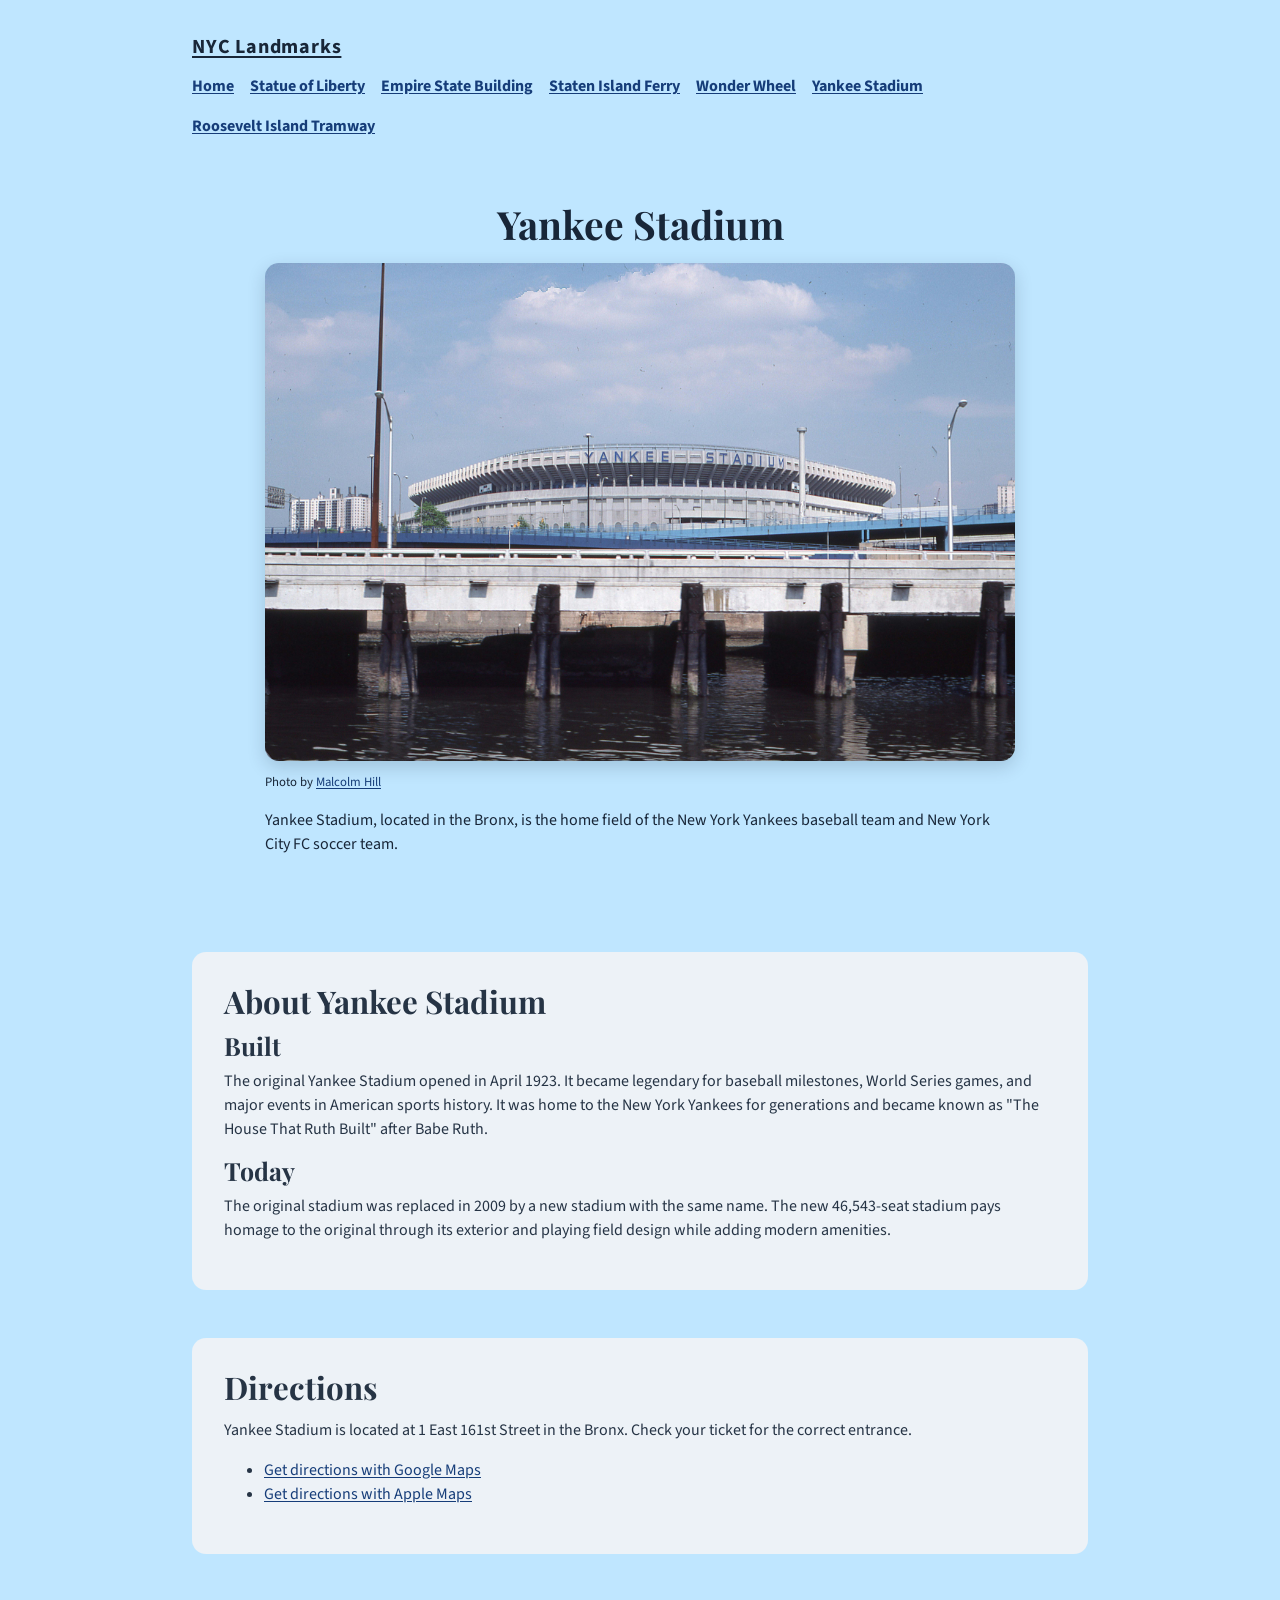
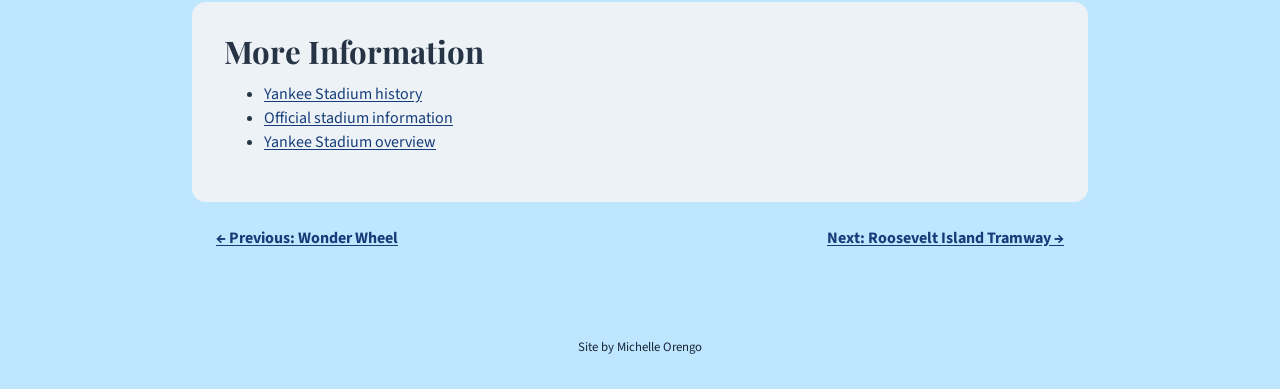
<file: landmark-yankee.html>
<!DOCTYPE html>
<html lang="en">
<head>
    <meta charset="UTF-8">
    <meta name="viewport" content="width=device-width, initial-scale=1.0">
    <meta name="description" content="Explore the history and visitor information for Yankee Stadium in the Bronx, New York.">
    <title>Yankee Stadium | NYC Landmarks</title>
    <link rel="stylesheet" href="tokens.css">
    <link rel="stylesheet" href="style.css">
</head>

<body>

    <header>
        <a class="site-title" href="index.html">NYC Landmarks</a>

        <nav class="site-nav" aria-label="Main navigation">
            <ul>
                <li><a href="index.html">Home</a></li>
                <li><a href="landmark-liberty.html">Statue of Liberty</a></li>
                <li><a href="landmark-empire.html">Empire State Building</a></li>
                <li><a href="landmark-ferry.html">Staten Island Ferry</a></li>
                <li><a href="landmark-wonder.html">Wonder Wheel</a></li>
                <li><a href="landmark-yankee.html" aria-current="page">Yankee Stadium</a></li>
                <li><a href="landmark-tram.html">Roosevelt Island Tramway</a></li>
            </ul>
        </nav>
    </header>

    <main class="landmark-page">

        <section class="landmark-hero">
            <h1>Yankee Stadium</h1>

            <img
                src="images/pexels-malcolmhill-12360516.jpg"
                alt="Yankee Stadium in the Bronx beneath a blue sky">

            <p class="image-credit">
                Photo by
                <a href="https://www.pexels.com/photo/yankee-stadium-under-the-blue-sky-12360516/" target="_blank" rel="noopener">
                    Malcolm Hill
                </a>
            </p>

            <p>
                Yankee Stadium, located in the Bronx, is the home field of the New York Yankees baseball team and New York City FC soccer team.
            </p>
        </section>

        <section class="landmark-details">
            <h2>About Yankee Stadium</h2>

            <article>
                <h3>Built</h3>
                <p>
                    The original Yankee Stadium opened in April 1923. It became legendary for baseball milestones, World Series games, and major events in American sports history. It was home to the New York Yankees for generations and became known as "The House That Ruth Built" after Babe Ruth.
                </p>
            </article>

            <article>
                <h3>Today</h3>
                <p>
                    The original stadium was replaced in 2009 by a new stadium with the same name. The new 46,543-seat stadium pays homage to the original through its exterior and playing field design while adding modern amenities.
                </p>
            </article>
        </section>

        <section class="directions">
            <h2>Directions</h2>
            <p>
                Yankee Stadium is located at 1 East 161st Street in the Bronx. Check your ticket for the correct entrance.
            </p>
            <ul>
                <li>
                    <a href="https://www.google.com/maps/dir/?api=1&destination=Yankee%20Stadium%2C%201%20East%20161st%20Street%2C%20Bronx%2C%20NY%2010451" target="_blank" rel="noopener">
                        Get directions with Google Maps
                    </a>
                </li>
                <li>
                    <a href="https://maps.apple.com/directions?destination=Yankee%20Stadium%2C%201%20East%20161st%20Street%2C%20Bronx%2C%20NY%2010451" target="_blank" rel="noopener">
                        Get directions with Apple Maps
                    </a>
                </li>
            </ul>
        </section>

        <section class="more-info">
            <h2>More Information</h2>
            <ul>
                <li>
                    <a href="https://www.britannica.com/place/Yankee-Stadium" target="_blank" rel="noopener">
                        Yankee Stadium history
                    </a>
                </li>
                <li>
                    <a href="https://www.mlb.com/yankees/ballpark/information" target="_blank" rel="noopener">
                        Official stadium information
                    </a>
                </li>
                <li>
                    <a href="https://en.wikipedia.org/wiki/Yankee_Stadium" target="_blank" rel="noopener">
                        Yankee Stadium overview
                    </a>
                </li>
            </ul>
        </section>

        <nav class="page-navigation" aria-label="Landmark page navigation">
            <a href="landmark-wonder.html">← Previous: Wonder Wheel</a>
            <a href="landmark-tram.html">Next: Roosevelt Island Tramway →</a>
        </nav>

    </main>

    <footer>
        <p>Site by Michelle Orengo</p>
    </footer>

</body>
</html>
</file>
<file: tokens.css>
@import url("https://fonts.googleapis.com/css2?family=Playfair+Display&family=Source+Sans+3&display=swap");

/* Design System Tokens */
:root {
  /* Typography */
  --text-size-xs: 0.64rem;
  --text-size-sm: 0.8rem;
  --text-size-md: 1rem;
  --text-size-lg: 1.25rem;
  --text-size-xl: 1.563rem;
  --text-size-2xl: 1.953rem;
  --text-size-3xl: 2.441rem;

  --line-height-base: 1.5;
  --line-height-headings: 1.15;
  --headings-family: "Playfair Display", serif;
  --base-family: "Source Sans 3", sans-serif;

  /* Main Colors */
  --primary-text: #182638;
  --primary-background: #BFE6FF;
  --action: #163D79;
  --action-hover: #102B55;
  --button-text: #FFFFFF;

  /* Alternate Colors */
  --alternate-text: #263445;
  --alternate-background: #EDF2F7;
  --alternate-action: #163D79;
  --alternate-action-hover: #102B55;
  --alternate-button-text: #FFFFFF;

  /* Spacing */
  --space-unit: 0.25rem;
  --space-1: calc(var(--space-unit) * 1);
  --space-2: calc(var(--space-unit) * 2);
  --space-3: calc(var(--space-unit) * 3);
  --space-4: calc(var(--space-unit) * 4);
  --space-6: calc(var(--space-unit) * 6);
  --space-8: calc(var(--space-unit) * 8);
  --space-12: calc(var(--space-unit) * 12);
  --space-16: calc(var(--space-unit) * 16);
  --space-24: calc(var(--space-unit) * 24);
  --space-32: calc(var(--space-unit) * 32);

  /* Layout */
  --page-width: 60rem;
  --grid-gap: var(--space-4);
  --section-spacing: var(--space-12);
  --content-padding: var(--space-4);
}

/* Base Styles */
html {
  font-size: 16px;
  scroll-behavior: smooth;
}

* {
  box-sizing: border-box;
}

body {
  margin: 0;
  font-family: var(--base-family);
  font-size: var(--text-size-md);
  line-height: var(--line-height-base);
  color: var(--primary-text);
  background-color: var(--primary-background);
  overflow-wrap: break-word;
}

/* Typography */
h1, h2, h3, h4, h5, h6 {
  font-family: var(--headings-family);
  line-height: var(--line-height-headings);
}

h1 {
  font-size: var(--text-size-3xl);
  margin: 0 0 var(--space-4);
}

h2 {
  font-size: var(--text-size-2xl);
  margin: 0 0 var(--space-3);
}

h3 {
  font-size: var(--text-size-xl);
  margin: 0 0 var(--space-2);
}

h4 {
  font-size: var(--text-size-lg);
}

h5 {
  font-size: var(--text-size-md);
}

h6 {
  font-size: var(--text-size-sm);
}

h4, h5, h6 {
  margin: 0 0 var(--space-2);
}

p, ul, ol {
  margin: 0 0 var(--space-4);
}

small {
  font-size: var(--text-size-sm);
}

/* Main Layout */
header, main, footer {
  max-width: var(--page-width);
  margin-inline: auto;
  padding: var(--space-8);
}

section {
  padding: var(--content-padding);
}

section + section {
  margin-top: var(--section-spacing);
}

/* Alternate Section */
.alternate {
  color: var(--alternate-text);
  background-color: var(--alternate-background);
}

/* Site Identity */
.site-title {
  font-size: var(--text-size-lg);
  font-weight: bold;
}

/* Links */
a {
  color: var(--action);
  text-decoration: underline;
  text-underline-offset: 0.15em;
}

a:hover {
  color: var(--action-hover);
}

/* Buttons */
button, .button {
  display: inline-block;
  border: 0;
  padding: var(--space-3) var(--space-4);
  font: inherit;
  color: var(--button-text);
  background-color: var(--action);
  text-decoration: none;
  cursor: pointer;
}

button:hover, .button:hover {
  color: var(--button-text);
  background-color: var(--action-hover);
}

/* Keyboard Focus */
a:focus-visible, button:focus-visible {
  outline: 3px solid currentColor;
  outline-offset: 4px;
}
</file>
<file: style.css>
/* ==============================
   NYC LANDMARKS WEBSITE STYLES
   ============================== */

/* Base layout */
html {
  scroll-behavior: smooth;
}

body {
  min-width: 320px;
}

header {
  padding-top: var(--space-8);
  padding-bottom: var(--space-4);
}

.site-title {
  color: var(--primary-text);
  letter-spacing: 0.04em;
  font-size: var(--text-size-lg);
  font-weight: bold;
}

main {
  padding-top: var(--space-4);
}

section {
  border-radius: 14px;
}

img {
  display: block;
  max-width: 100%;
  height: auto;
}

/* Header navigation */
.site-nav ul {
  display: flex;
  flex-wrap: wrap;
  gap: var(--space-4);
  list-style: none;
  padding: 0;
  margin: var(--space-3) 0 0;
}

.site-nav a {
  font-weight: bold;
}

/* Introduction */
.introduction {
  text-align: center;
  padding: var(--space-8);
}

.introduction h1 {
  max-width: 750px;
  margin-inline: auto;
}

.introduction .intro {
  font-size: var(--text-size-lg);
  font-weight: bold;
  max-width: 650px;
  margin-inline: auto;
}

.introduction p:last-child {
  max-width: 700px;
  margin-inline: auto;
}

/* Video */
.intro-video {
  background-color: var(--alternate-background);
  color: var(--alternate-text);
  padding: var(--space-8);
}

.intro-video h2 {
  text-align: center;
}

.videoWrapper {
  position: relative;
  width: 100%;
  max-width: 800px;
  margin-inline: auto;
  aspect-ratio: 16 / 9;
  overflow: hidden;
  border-radius: 12px;
}

.videoWrapper iframe {
  position: absolute;
  inset: 0;
  width: 100%;
  height: 100%;
  border: 0;
}

/* Featured landmark */
.featured-landmark {
  text-align: center;
  padding: var(--space-8);
}

.featured-landmark picture {
  display: block;
  max-width: 600px;
  margin: 0 auto var(--space-6);
}

.featured-landmark picture img,
.landmark-hero img {
  width: 100%;
  border-radius: 14px;
  box-shadow: 0 6px 18px rgba(24, 38, 56, 0.18);
}

.featured-landmark p {
  max-width: 750px;
  margin-inline: auto;
  text-align: left;
}

.image-credit {
  font-size: var(--text-size-sm);
}

/* Landmark gallery */
.landmarks {
  background-color: var(--alternate-background);
  color: var(--alternate-text);
  padding: var(--space-8);
}

.landmarks > h2 {
  text-align: center;
  margin-bottom: var(--space-8);
}

.landmarks-grid {
  display: grid;
  grid-template-columns: 1fr;
  gap: var(--grid-gap);
}

.landmark {
  background-color: #FFFFFF;
  padding: var(--space-3);
  border-radius: 12px;
  box-shadow: 0 4px 12px rgba(24, 38, 56, 0.12);
  transition: transform 0.2s ease, box-shadow 0.2s ease;
}

.landmark:hover {
  transform: translateY(-4px);
  box-shadow: 0 8px 18px rgba(24, 38, 56, 0.18);
}

figure {
  margin: 0 0 var(--space-3);
}

figure img {
  width: 100%;
  aspect-ratio: 1 / 1;
  object-fit: cover;
  border-radius: 8px;
}

figcaption {
  font-size: var(--text-size-sm);
  margin-top: var(--space-2);
}

.landmark h3 {
  margin: var(--space-3) 0 var(--space-2);
  text-align: center;
}

/* Individual landmark page */
.landmark-page section {
  padding: var(--space-6);
}

.landmark-hero {
  text-align: center;
}

.landmark-hero img {
  max-width: 750px;
  margin: 0 auto var(--space-3);
}

.landmark-hero p {
  max-width: 750px;
  margin-inline: auto;
  text-align: left;
}

.landmark-details,
.directions,
.more-info {
  background-color: var(--alternate-background);
  color: var(--alternate-text);
}

.more-images {
  display: grid;
  grid-template-columns: 1fr;
  gap: var(--space-4);
  margin-top: var(--space-4);
}

.more-images img {
  width: 100%;
  aspect-ratio: 1 / 1;
  object-fit: cover;
  border-radius: 10px;
}

.page-navigation {
  display: flex;
  flex-direction: column;
  gap: var(--space-3);
  padding: var(--space-6);
}

.page-navigation a {
  font-weight: bold;
}

/* Footer */
footer {
  text-align: center;
  padding-top: var(--space-8);
  padding-bottom: var(--space-8);
}

footer p {
  margin: 0;
  font-size: var(--text-size-sm);
}

/* Tablet */
@media (min-width: 600px) {
  .landmarks-grid {
    grid-template-columns: repeat(2, minmax(0, 1fr));
  }

  .more-images {
    grid-template-columns: repeat(2, minmax(0, 1fr));
  }

  .page-navigation {
    flex-direction: row;
    justify-content: space-between;
  }
}

/* Desktop */
@media (min-width: 900px) {
  .landmarks-grid {
    grid-template-columns: repeat(3, minmax(0, 1fr));
  }

  .more-images {
    grid-template-columns: repeat(3, minmax(0, 1fr));
  }

  .landmark-page section {
    padding: var(--space-8);
  }
}

/* Reduced motion */
@media (prefers-reduced-motion: reduce) {
  html {
    scroll-behavior: auto;
  }

  .landmark {
    transition: none;
  }

  .landmark:hover {
    transform: none;
  }
}
</file>
